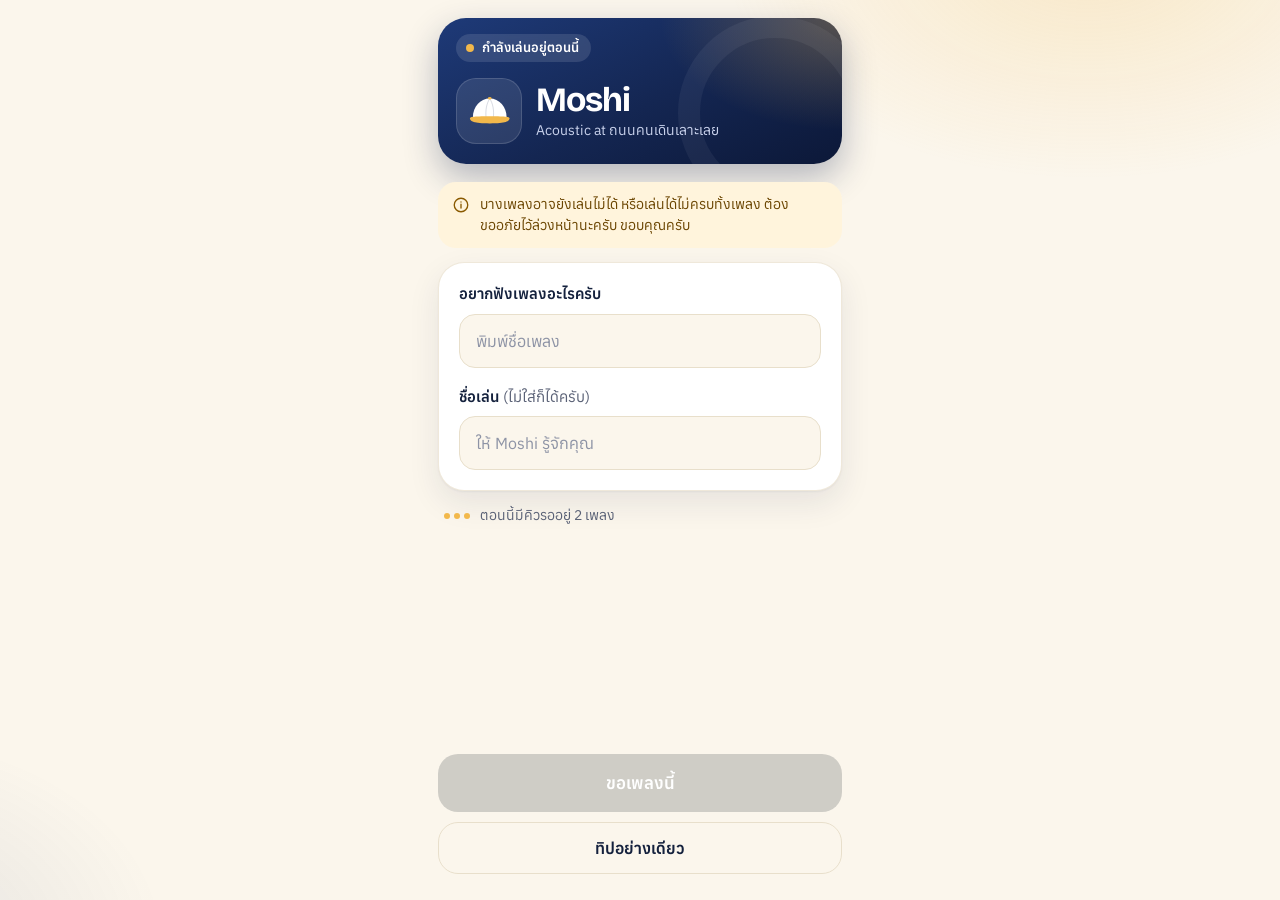
<file: preview/index.html>
<!doctype html>
<html lang="th">
<head>
<meta charset="utf-8">
<meta name="viewport" content="width=device-width, initial-scale=1, maximum-scale=1, user-scalable=no, viewport-fit=cover">
<meta name="theme-color" content="#142652">
<title>ขอเพลงและทิป · Moshi</title>
<link rel="icon" type="image/png" sizes="192x192" href="../icons/icon-192.png">
<link rel="apple-touch-icon" href="../icons/apple-touch-icon.png">
<link rel="preconnect" href="https://fonts.googleapis.com">
<link href="https://fonts.googleapis.com/css2?family=Anuphan:wght@400;500;600;700&family=Bricolage+Grotesque:opsz,wght@12..96,600;12..96,700&display=swap" rel="stylesheet">
<link rel="stylesheet" href="../css/app.css">
<link rel="stylesheet" href="v2.css?v=5">
<script>
['gesturestart','gesturechange','gestureend'].forEach(function(e){document.addEventListener(e,function(ev){ev.preventDefault();});});
</script>
<script src="../js/vendor/qrcode.js"></script>
</head>
<body>

<!-- สัญลักษณ์หมวก (ใช้ซ้ำ) -->
<svg width="0" height="0" style="position:absolute" aria-hidden="true">
  <defs>
    <symbol id="cap" viewBox="0 0 120 100">
      <path d="M16 68C16 38 36 16 62 16s46 22 46 52z" fill="var(--cap,#fff)"/>
      <path d="M62 16c-9 14-12 32-10 52" stroke="var(--seam,#142652)" stroke-opacity=".18" stroke-width="2.5" fill="none" stroke-linecap="round"/>
      <path d="M62 16c9 14 12 32 10 52" stroke="var(--seam,#142652)" stroke-opacity=".18" stroke-width="2.5" fill="none" stroke-linecap="round"/>
      <ellipse cx="62" cy="15" rx="5" ry="3.4" fill="var(--brim,#F2B84B)"/>
      <path d="M8 70c0-4 6-6 54-6s54 2 54 6c0 8-10 14-54 14S8 78 8 70z" fill="var(--brim,#F2B84B)"/>
    </symbol>
  </defs>
</svg>

<div class="notes-bg" id="notesBg" aria-hidden="true"></div>

<main class="wrap">
  <header class="hero">
    <div class="hero-top">
      <span id="livePill" class="live-pill off"><i></i><span id="liveText">กำลังเชื่อมต่อ…</span></span>
    </div>
    <div class="brand">
      <div class="brand-mark" aria-hidden="true">
        <svg width="44" height="38"><use href="#cap"/></svg>
      </div>
      <div>
        <div id="stageName" class="display brand-name"></div>
        <div id="venueLine" class="brand-sub"></div>
      </div>
    </div>
    <svg class="wave" viewBox="0 0 400 24" preserveAspectRatio="none" aria-hidden="true"><path d="M0 24V8c60 16 120 16 200 4S340-4 400 8v16z"/></svg>
  </header>

  <!-- ขั้นที่ 1: ขอเพลง -->
  <section id="stepForm" class="step col grow" hidden>
    <div class="note">
      <svg width="18" height="18" viewBox="0 0 24 24" fill="none" stroke="#8A5A00" stroke-width="1.8" stroke-linecap="round" style="flex-shrink:0;margin-top:2px"><circle cx="12" cy="12" r="9"/><path d="M12 11v5M12 8h.01"/></svg>
      <span>บางเพลงอาจยังเล่นไม่ได้ หรือเล่นได้ไม่ครบทั้งเพลง ต้องขออภัยไว้ล่วงหน้านะครับ ขอบคุณครับ</span>
    </div>
    <div class="card" style="gap:18px">
      <div class="col">
        <label class="lbl" for="song">อยากฟังเพลงอะไรครับ</label>
        <input id="song" class="input" type="text" maxlength="80" autocomplete="off" placeholder="พิมพ์ชื่อเพลง">
        <div id="matchOk" class="match" hidden>
          <span class="tick"><svg width="12" height="12" viewBox="0 0 24 24" fill="none" stroke="#fff" stroke-width="3" stroke-linecap="round" stroke-linejoin="round"><path d="M5 12.5l4.5 4.5L19 7.5"/></svg></span>
          <span>เพลงนี้ร้องได้ <strong id="matchLabel"></strong></span>
        </div>
        <button id="suggest" class="suggest" type="button" hidden>
          <svg width="16" height="16" viewBox="0 0 24 24" fill="none" stroke="#5B616E" stroke-width="2" stroke-linecap="round"><circle cx="11" cy="11" r="7"/><path d="M20 20l-3.5-3.5"/></svg>
          <span>หมายถึง <strong id="suggestLabel"></strong> ใช่ไหม</span>
        </button>
      </div>
      <div class="col">
        <label class="lbl" for="nick">ชื่อเล่น <span class="muted" style="font-weight:400">(ไม่ใส่ก็ได้ครับ)</span></label>
        <input id="nick" class="input" type="text" maxlength="30" autocomplete="nickname" placeholder="ให้ Moshi รู้จักคุณ">
      </div>
    </div>
    <div id="queueLine" class="queue" hidden>
      <span class="queue-dots" aria-hidden="true"><i></i><i></i><i></i></span>
      <span id="queueText"></span>
    </div>
    <div class="grow"></div>
    <div class="col" style="gap:10px">
      <button id="submitSong" class="btn" type="button" disabled>ขอเพลงนี้</button>
      <button id="tipOnly" class="btn ghost" type="button">ทิปอย่างเดียว</button>
    </div>
  </section>

  <!-- ตอนยังไม่ได้เล่น -->
  <section id="stepOff" class="step col grow" hidden>
    <div class="card sleepy">
      <div class="sleep-cap" aria-hidden="true">
        <svg width="96" height="80" style="--cap:#142652;--seam:#fff"><use href="#cap"/></svg>
        <span class="zzz"><b>z</b><b>z</b><b>z</b></span>
      </div>
      <div class="display" style="font-size:24px">ตอนนี้ยังไม่ได้เล่นครับ</div>
      <p class="muted" style="margin:0">เปิดรับขอเพลงเฉพาะตอนกำลังเล่น ถ้าอยากสนับสนุน ส่งทิปได้ตลอดครับ</p>
    </div>
    <div class="grow"></div>
    <button id="tipOff" class="btn" type="button">ส่งทิป</button>
  </section>

  <!-- ขั้นที่ 2: ทิป -->
  <section id="stepTip" class="step col grow" hidden>
    <div id="songPill" class="pill" hidden>
      <svg width="15" height="15" viewBox="0 0 24 24" fill="none" stroke="currentColor" stroke-width="2" stroke-linecap="round"><path d="M9 18V5l12-2v13"/><circle cx="6" cy="18" r="3"/><circle cx="18" cy="16" r="3"/></svg>
      <span id="songPillText"></span>
    </div>
    <div class="display" style="font-size:24px">ส่งทิปผ่าน PromptPay</div>
    <div class="chips" id="chips" role="group" aria-label="จำนวนทิป"></div>
    <div id="customBox" class="col" hidden>
      <label class="small muted" for="customAmt">จำนวนเงิน (บาท)</label>
      <input id="customAmt" class="input" type="number" inputmode="numeric" min="1" max="99999" placeholder="เช่น 10" style="background:#fff">
    </div>
    <div class="card ticket center" style="align-items:center">
      <img id="qrImg" class="qr" alt="QR PromptPay สำหรับสแกนจ่าย">
      <div class="col" style="align-items:center;gap:2px">
        <div class="amount" id="amountText"></div>
        <div class="tiny muted" id="satangHint" style="max-width:280px"></div>
      </div>
      <div class="pp-id">
        <div style="text-align:left">
          <div class="tiny muted">PromptPay</div>
          <div style="font-weight:600" id="ppNumber"></div>
          <div class="tiny muted" id="ppName"></div>
        </div>
        <button id="copyPP" class="btn ghost sm" type="button">คัดลอกเบอร์</button>
      </div>
      <div class="tiny muted">สแกนจากมือถือเครื่องนี้: กดค้างที่รูป QR เพื่อบันทึก แล้วเปิดแอปธนาคาร เลือกสแกนจากรูปในเครื่อง</div>
      <a id="saveQR" class="btn ghost sm" download="promptpay.png" style="display:inline-flex;align-items:center;justify-content:center;text-decoration:none">บันทึกรูป QR</a>
    </div>
    <div class="grow"></div>
    <div class="col" style="gap:10px">
      <button id="paid" class="btn gold" type="button">โอนแล้ว</button>
      <button id="skip" class="btn text" type="button">ข้ามไปก่อน</button>
    </div>
  </section>

  <!-- ขั้นที่ 3: เสร็จ -->
  <section id="stepDone" class="step col grow center" hidden>
    <div class="stage" id="stage">
      <div class="glow"></div>
      <div class="mascot" id="mascot">
        <svg viewBox="0 0 120 100" width="150" height="125" style="--cap:#142652;--seam:#fff;overflow:visible">
          <use href="#cap"/>
          <g class="face">
            <ellipse class="eye" cx="48" cy="48" rx="4.2" ry="5.4" fill="#fff"/>
            <ellipse class="eye" cx="76" cy="48" rx="4.2" ry="5.4" fill="#fff"/>
            <path class="smile" d="M52 58q10 9 20 0" stroke="#fff" stroke-width="3.2" stroke-linecap="round" fill="none"/>
            <ellipse cx="40" cy="58" rx="5" ry="3" fill="#F2B84B" opacity=".55"/>
            <ellipse cx="84" cy="58" rx="5" ry="3" fill="#F2B84B" opacity=".55"/>
          </g>
        </svg>
        <span class="shadow"></span>
      </div>
    </div>
    <div class="display" style="font-size:30px" id="doneTitle"></div>
    <div class="muted" style="max-width:290px" id="doneSub"></div>
    <button id="again" class="btn ghost" type="button" style="width:auto;padding:0 28px">ขอเพลงอื่นอีก</button>
  </section>

  <div id="errorBox" class="note warn" hidden></div>
</main>
<div id="toast" class="toast" hidden></div>
<script type="module" src="audience.js?v=5"></script>
</body>
</html>
</file>
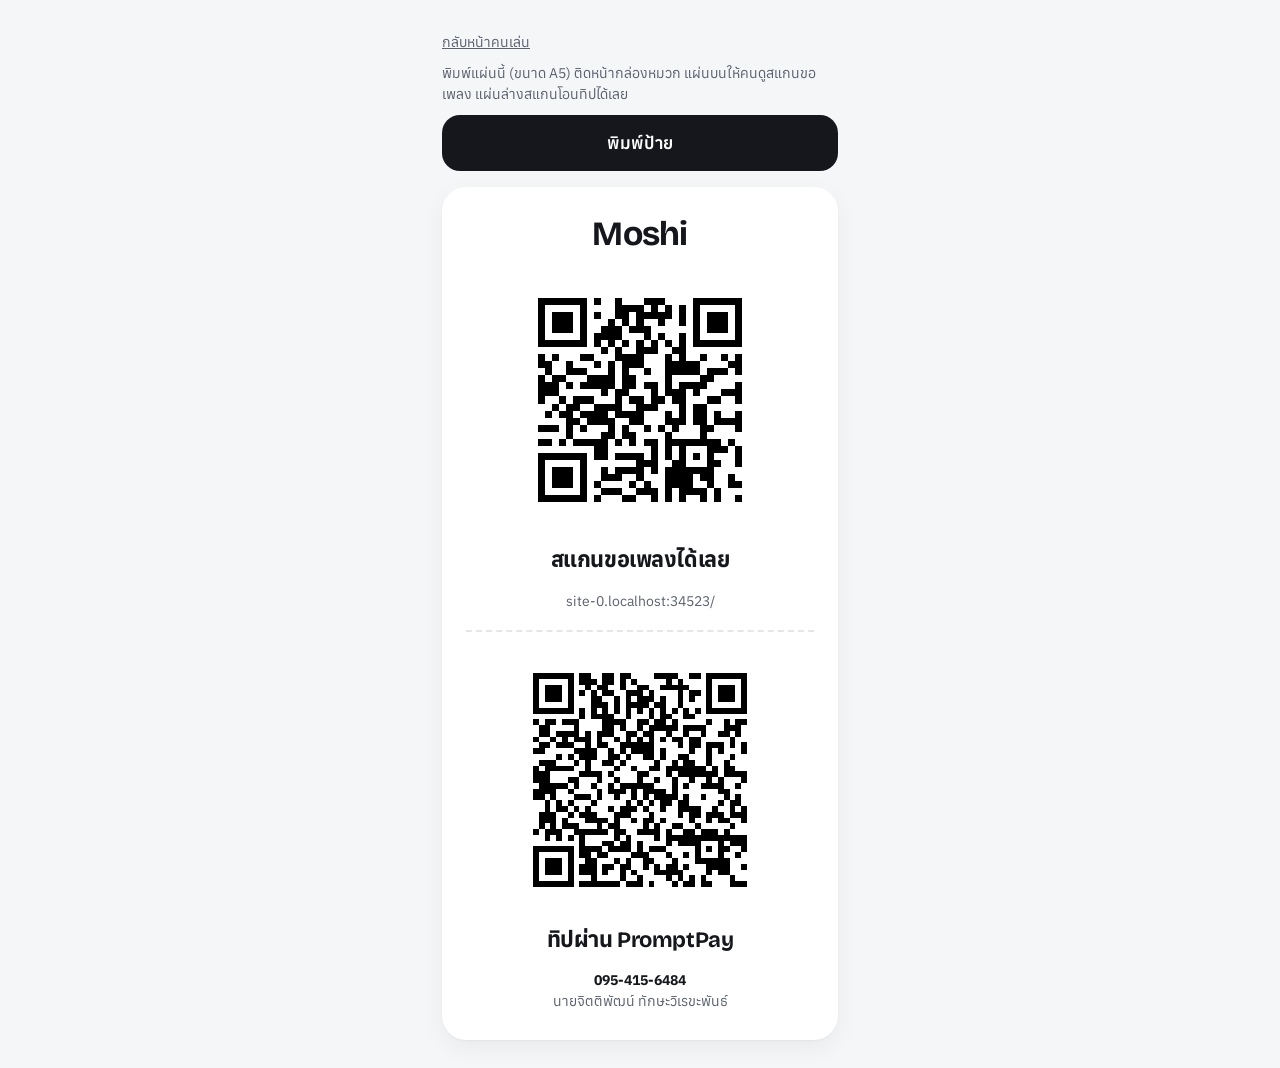
<file: qr.html>
<!doctype html>
<html lang="th">
<head>
<meta charset="utf-8">
<meta name="viewport" content="width=device-width, initial-scale=1, viewport-fit=cover">
<meta name="robots" content="noindex">
<title>ป้าย QR ติดกล่องหมวก</title>
<link href="https://fonts.googleapis.com/css2?family=Anuphan:wght@400;600;700&family=Bricolage+Grotesque:opsz,wght@12..96,700&display=swap" rel="stylesheet">
<link rel="stylesheet" href="css/app.css">
<script src="js/vendor/qrcode.js"></script>
<style>
  .sheet { background: #fff; border-radius: 24px; padding: 28px 24px; box-shadow: var(--shadow); display: flex; flex-direction: column; align-items: center; gap: 18px; text-align: center; }
  .sheet .qr { width: 260px; height: 260px; }
  .sheet h1 { margin: 0; font-size: 34px; }
  .sheet h2 { margin: 0; font-size: 22px; }
  .divider { width: 100%; border-top: 2px dashed var(--line); }
  @media print {
    @page { size: A5; margin: 10mm; }
    body { background: #fff; }
    .no-print { display: none !important; }
    .wrap { padding: 0; max-width: none; }
    .sheet { box-shadow: none; border: 2px solid #15171C; break-inside: avoid; }
  }
</style>
</head>
<body>
<main class="wrap">
  <div class="no-print col" style="gap:10px">
    <a href="performer.html" class="small muted">กลับหน้าคนเล่น</a>
    <p class="small muted" style="margin:0">พิมพ์แผ่นนี้ (ขนาด A5) ติดหน้ากล่องหมวก แผ่นบนให้คนดูสแกนขอเพลง แผ่นล่างสแกนโอนทิปได้เลย</p>
    <button class="btn" type="button" onclick="window.print()">พิมพ์ป้าย</button>
  </div>

  <div class="sheet">
    <h1 class="display" id="name"></h1>
    <img id="qrReq" class="qr" alt="QR หน้าขอเพลง">
    <h2 class="display">สแกนขอเพลงได้เลย</h2>
    <div class="muted small" id="reqUrl" style="word-break:break-all"></div>
    <div class="divider"></div>
    <img id="qrPP" class="qr" alt="QR PromptPay">
    <h2 class="display">ทิปผ่าน PromptPay</h2>
    <div class="small"><span id="ppNum" style="font-weight:700"></span><br><span class="muted" id="ppName"></span></div>
  </div>
</main>
<script type="module">
  import { STAGE_NAME, PROMPTPAY_ID, PROMPTPAY_NAME } from './js/config.js';
  import { promptpayPayload } from './js/promptpay.js';
  import { qrDataUrl } from './js/qr.js';
  const url = new URL('./', location.href).href;   // หน้าขอเพลง (index.html) อยู่โฟลเดอร์เดียวกัน
  document.getElementById('name').textContent = STAGE_NAME;
  document.getElementById('qrReq').src = qrDataUrl(url, 720);
  document.getElementById('reqUrl').textContent = url.replace(/^https?:\/\//, '');
  document.getElementById('qrPP').src = qrDataUrl(promptpayPayload(PROMPTPAY_ID), 720);
  document.getElementById('ppNum').textContent = PROMPTPAY_ID.replace(/(\d{3})(\d{3})(\d{4})/, '$1-$2-$3');
  document.getElementById('ppName').textContent = PROMPTPAY_NAME;
</script>
</body>
</html>
</file>
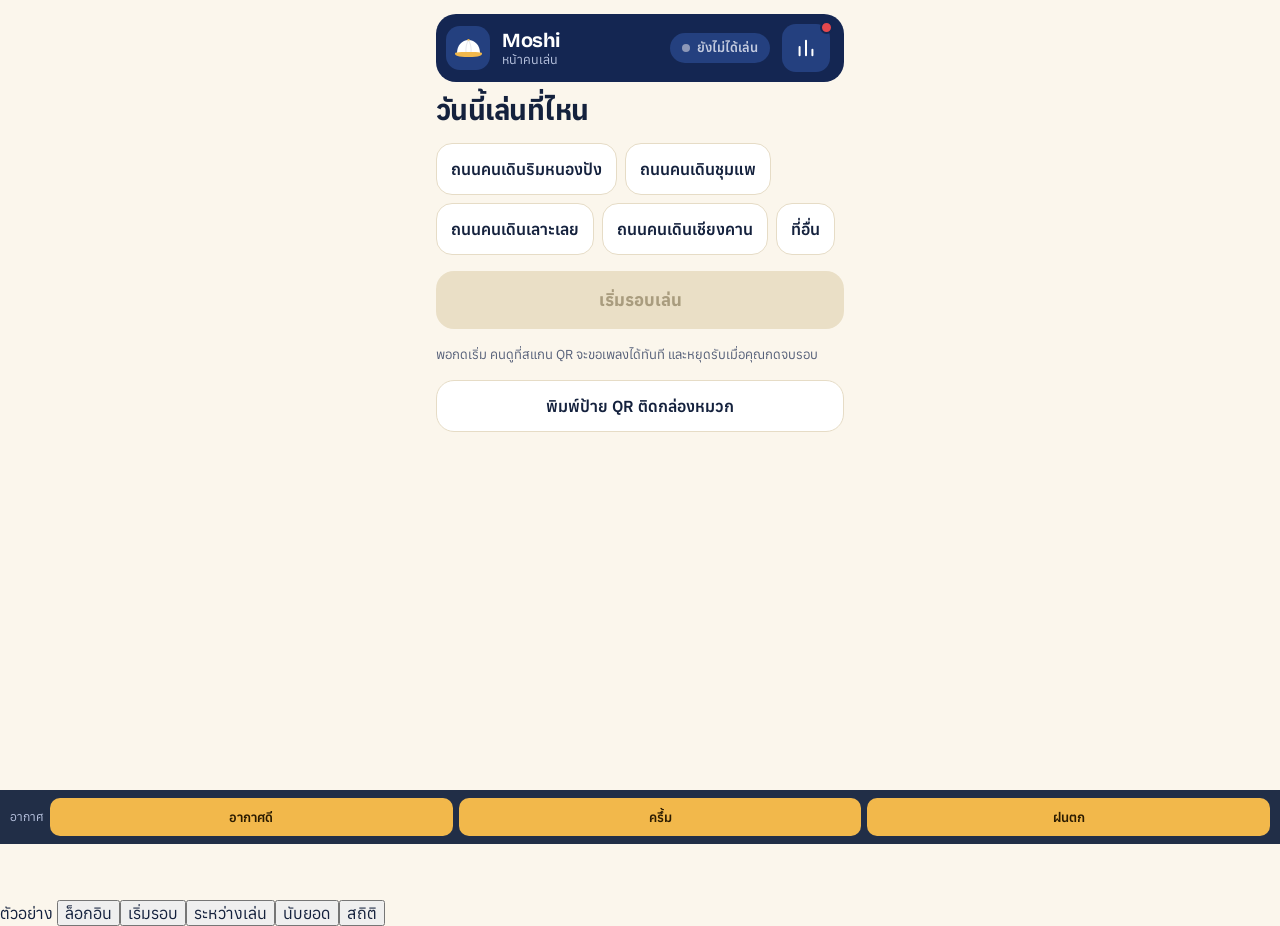
<file: preview/performer.html>
<!doctype html>
<html lang="th">
<head>
<meta charset="utf-8">
<meta name="viewport" content="width=device-width, initial-scale=1, viewport-fit=cover">
<meta name="robots" content="noindex">
<meta name="theme-color" content="#142652">
<title>หน้าคนเล่น · Moshi</title>
<link rel="icon" type="image/png" sizes="192x192" href="../icons/icon-192.png">
<link rel="apple-touch-icon" href="../icons/apple-touch-icon.png">
<link rel="manifest" href="../manifest.webmanifest">
<meta name="apple-mobile-web-app-title" content="Moshi">
<meta name="apple-mobile-web-app-capable" content="yes">
<meta name="mobile-web-app-capable" content="yes">
<link href="https://fonts.googleapis.com/css2?family=Anuphan:wght@400;500;600;700&family=Bricolage+Grotesque:opsz,wght@12..96,600;12..96,700&display=swap" rel="stylesheet">
<link rel="stylesheet" href="../css/app.css">
<link rel="stylesheet" href="perf.css?v=20">
<script>
/* กันซูมแบบแอปจริง: iOS ไม่สนใจ user-scalable=no จึงดักท่า pinch เอง (double-tap กันด้วย touch-action ใน CSS เพื่อไม่ให้กดรัวๆ พลาด) */
['gesturestart','gesturechange','gestureend'].forEach(function(e){document.addEventListener(e,function(ev){ev.preventDefault();});});
</script>
</head>
<body>
<main class="wrap">

  <svg width="0" height="0" style="position:absolute" aria-hidden="true"><defs><symbol id="cap" viewBox="0 0 120 100">
    <path d="M16 68C16 38 36 16 62 16s46 22 46 52z" fill="#fff"/>
    <path d="M62 16c-9 14-12 32-10 52M62 16c9 14 12 32 10 52" stroke="#142652" stroke-opacity=".18" stroke-width="2.5" fill="none" stroke-linecap="round"/>
    <ellipse cx="62" cy="15" rx="5" ry="3.4" fill="#F2B84B"/>
    <path d="M8 70c0-4 6-6 54-6s54 2 54 6c0 8-10 14-54 14S8 78 8 70z" fill="#F2B84B"/></symbol></defs></svg>
  <header class="pbar">
    <div class="pbar-mark" aria-hidden="true"><svg width="30" height="25"><use href="#cap"/></svg></div>
    <div class="pbar-name"><b>Moshi</b><span>หน้าคนเล่น</span></div>
    <span id="pbarState" class="pbar-state">ยังไม่ได้เล่น</span>
    <button id="btnStatsIcon" class="pbar-stats" type="button" aria-label="สถิติ"><svg class="ic-chart" viewBox="0 0 24 24" fill="none" stroke="currentColor" stroke-width="2.2" stroke-linecap="round" stroke-linejoin="round"><path d="M5 20V11M12 20V4M19 20v-6"/></svg><svg class="ic-back" viewBox="0 0 24 24" fill="none" stroke="currentColor" stroke-width="2.4" stroke-linecap="round" stroke-linejoin="round"><path d="M15 5l-7 7 7 7"/></svg><span class="dot"></span></button>
  </header>


  <!-- ล็อกอิน -->
  <section id="vLogin" class="col grow center" style="gap:18px" hidden>
    <div class="brand-mark" aria-hidden="true"><svg width="46" height="38"><use href="#cap"/></svg></div>
    <div class="display" style="font-size:28px">หน้าคนเล่น</div>
    <p class="muted" id="loginMsg" style="margin:0;max-width:300px">เข้าสู่ระบบด้วยบัญชี Google ของคุณ เพื่อดูคิวเพลงและรายรับ</p>
    <button id="btnLogin" class="btn" type="button" style="max-width:320px">เข้าสู่ระบบด้วย Google</button>
  </section>

  <!-- หลังล็อกอิน -->
  <section id="vApp" class="col grow" style="gap:16px" hidden>
    <div class="tabs" role="tablist">
      <button class="tab" role="tab" id="tabLive" aria-selected="true" type="button">รอบเล่น</button>
      <button class="tab" role="tab" id="tabStats" aria-selected="false" type="button">สถิติ</button>
    </div>

    <!-- นับยอดปิดรอบ -->
    <div id="pClose" class="col" style="gap:16px" hidden>
      <div class="col" style="gap:2px">
        <div class="display" style="font-size:28px">นับยอดปิดรอบ</div>
        <div class="small muted" id="cMeta"></div>
      </div>
      <div class="card" style="gap:18px">
        <div class="col">
          <label class="lbl" for="cCash">เงินสดที่นับได้ทั้งหมด (บาท)</label>
          <input id="cCash" class="input" type="number" inputmode="decimal" min="0" placeholder="นับจากกล่องหมวกทั้งหมด">
          <div class="tiny muted" id="cCashHint"></div>
        </div>
        <div class="col">
          <label class="lbl" for="cTrans">ยอดโอนเข้าบัญชีรอบนี้ทั้งหมด (บาท)</label>
          <input id="cTrans" class="input" type="number" inputmode="decimal" min="0" placeholder="รวมจากแอปธนาคาร">
          <div class="tiny muted" id="cTransHint"></div>
        </div>
      </div>
      <div class="card">
        <div class="small muted">รายรับรอบนี้หลังนับยอด</div>
        <div class="money" id="cTotal">฿0</div>
        <div class="split">
          <div><div class="tiny muted">เงินสด</div><div style="font-weight:700" id="cCashAfter">฿0</div></div>
          <div><div class="tiny muted">โอน PromptPay</div><div style="font-weight:700" id="cTransAfter">฿0</div></div>
        </div>
      </div>
      <p class="tiny muted" style="margin:0">ช่องไหนเว้นว่าง แอปจะใช้ยอดที่จดไว้ระหว่างเล่นตามเดิม ใส่ยอดที่นับได้จริงทั้งหมด แอปจะคำนวณส่วนต่างและกระจายเข้าช่วงเวลาที่เล่นให้เอง</p>
      <button id="btnSaveClose" class="btn hot" type="button">บันทึกและปิดรอบ</button>
      <button id="btnLaterClose" class="btn text" type="button">ไว้นับทีหลัง</button>
    </div>

    <!-- เริ่มรอบ -->
    <div id="pStart" class="col" style="gap:16px" hidden>
      <div class="display" style="font-size:28px">วันนี้เล่นที่ไหน</div>
      <div class="venues" id="venues" role="group" aria-label="สถานที่เล่น"></div>
      <input id="venueOther" class="input" type="text" maxlength="60" placeholder="พิมพ์ชื่อสถานที่" hidden>
      <button id="btnStart" class="btn hot" type="button" disabled>เริ่มรอบเล่น</button>
      <p class="tiny muted" style="margin:0">พอกดเริ่ม คนดูที่สแกน QR จะขอเพลงได้ทันที และหยุดรับเมื่อคุณกดจบรอบ</p>
      <a class="btn ghost" href="qr.html" style="display:flex;align-items:center;justify-content:center;text-decoration:none">พิมพ์ป้าย QR ติดกล่องหมวก</a>
    </div>

    <!-- ระหว่างเล่น -->
    <div id="pLive" class="col" style="gap:16px" hidden>
      <div class="row between">
        <div class="col" style="gap:2px">
          <div class="row" style="gap:8px"><span class="live-dot"></span><span class="live-label" id="timer">00:00:00</span></div>
          <div class="small muted" id="liveVenue"></div>
        </div>
      </div>

      <div class="card">
        <div class="row between" style="align-items:flex-start">
          <div class="col" style="gap:4px">
            <div class="small muted">รายรับรอบนี้</div>
            <div class="money" id="total">฿0</div>
          </div>
          <button id="btnUndo" class="btn ghost sm undo" type="button" aria-label="ย้อนรายการล่าสุด">ย้อน</button>
        </div>
        <div class="split">
          <div><div class="tiny muted">เงินสด</div><div style="font-weight:700" id="cash">฿0</div></div>
          <div><div class="tiny muted">โอน PromptPay</div><div style="font-weight:700" id="transfer">฿0</div></div>
        </div>
        <div class="seg" role="group" aria-label="ประเภทเงิน">
          <button id="mCash" type="button" aria-pressed="true">เงินสด</button>
          <button id="mTransfer" type="button" aria-pressed="false">โอน</button>
        </div>
        <div class="chips" id="quick"></div>
        <div class="row">
          <input id="addCustom" class="input" type="number" inputmode="decimal" min="0" placeholder="ยอดอื่น" style="height:44px">
          <button id="btnAddCustom" class="btn sm" type="button">เพิ่ม</button>
        </div>
      </div>

      <div id="tipBox" class="col" hidden>
        <div class="row between"><div style="font-weight:700">ทิปรอเช็คยอด</div><span class="tiny muted">เทียบเศษสตางค์กับแจ้งเตือนธนาคาร</span></div>
        <div id="tipList" class="col" style="gap:10px"></div>
      </div>

      <div class="col">
        <div class="row between"><div style="font-weight:700">คิวเพลง <span id="qCount" class="muted"></span></div></div>
        <div id="queue" class="col" style="gap:10px"></div>
        <div id="qEmpty" class="card muted small" hidden>ยังไม่มีคำขอ เล่นเพลงของคุณต่อได้เลย</div>
      </div>

      <button id="btnEnd" class="btn ghost end-round" type="button">จบรอบเล่น</button>
    </div>

    <!-- สถิติ -->
    <div id="pStats" class="col" style="gap:16px" hidden>
    <div id="unclosedBox" class="col" style="gap:10px" hidden>
        <div class="note warn"><span>มีรอบที่ยังไม่ได้นับยอด ยอดรวมในสถิติยังไม่ครบ กดนับยอดได้ที่นี่</span></div>
        <div id="unclosedList" class="col" style="gap:8px"></div>
      </div>
      <div class="seg" role="group" aria-label="ช่วงเวลา" style="grid-template-columns:repeat(3,1fr)">
        <button data-range="7" type="button" aria-pressed="false">7 วัน</button>
        <button data-range="30" type="button" aria-pressed="true">30 วัน</button>
        <button data-range="0" type="button" aria-pressed="false">ทั้งหมด</button>
      </div>
      <div class="card">
        <div class="small muted">รายรับรวม</div>
        <div class="money" id="sTotal">฿0</div>
        <div class="stat3">
          <div><span class="tiny muted">จำนวนรอบ</span><b id="sCount">0</b></div>
          <div><span class="tiny muted">เฉลี่ย/ชม.</span><b id="sHour">฿0</b></div>
          <div><span class="tiny muted">เฉลี่ย/รอบ</span><b id="sAvg">฿0</b></div>
        </div>
      </div>
      <div class="card"><div style="font-weight:700">รายรับตามสถานที่</div><div id="sVenues" class="col" style="gap:12px"></div></div>
      <div class="card"><div style="font-weight:700">ช่วงเวลาที่ได้ทิป</div><div class="hours" id="sHours"></div><div class="row between tiny muted" id="sHoursLbl"></div></div>
      <div class="card"><div style="font-weight:700">เพลงที่ถูกขอบ่อยสุด</div><div id="sSongs"></div></div>
      <div class="card"><div style="font-weight:700">เพลงที่คนขอ แต่ยังไม่มีในลิสต์</div><div class="tiny muted">ใช้ตัดสินใจว่าจะแกะเพลงไหนเพิ่ม</div><div id="sMissing"></div></div>
      <div class="card"><div style="font-weight:700">ประวัติรอบเล่น</div><div id="sHistory"></div></div>
      <button id="btnLogout" class="btn text" type="button">ออกจากระบบ</button>
    </div>
  </section>

  <div id="errorBox" class="note warn" hidden></div>
</main>
<div id="toast" class="toast" hidden></div>
<script>
/* แถบหัว: ซ่อนตอนยังไม่ล็อกอิน */
(function(){var bar=document.querySelector('.pbar'),lg=document.getElementById('vLogin');function s(){bar.hidden=!lg.hidden;}new MutationObserver(s).observe(lg,{attributes:true,attributeFilter:['hidden']});s();})();
</script>
<script>
/* ไอคอนสถิติที่หัวแอป + จุดแดงเมื่อมีรอบค้างนับยอด (ไม่แตะโค้ดหลัก: แค่สั่งคลิกแท็บเดิมที่ซ่อนอยู่) */
(function(){
  var $=function(i){return document.getElementById(i);};
  var ib=$('btnStatsIcon'),ts=$('tabStats'),tl=$('tabLive'),ul=$('unclosedList');
  function sync(){var st=ts.getAttribute('aria-selected')==='true';ib.classList.toggle('back',st);ib.setAttribute('aria-label',st?'กลับหน้ารอบเล่น':'สถิติ');}
  ib.onclick=function(){(ts.getAttribute('aria-selected')==='true'?tl:ts).click();};
  new MutationObserver(sync).observe(ts,{attributes:true,attributeFilter:['aria-selected']});sync();
  function dot(){ib.classList.toggle('has-dot',ul.children.length>0);}
  new MutationObserver(dot).observe(ul,{childList:true});dot();
  /* กดนับยอดจากหน้าสถิติ: สลับกลับแท็บรอบเล่นก่อน เพื่อให้หน้านับยอดแสดง */
  document.addEventListener('click',function(e){var b=e.target.closest&&e.target.closest('button[data-act="closeround"]');if(b&&ts.getAttribute('aria-selected')==='true')tl.click();},true);
})();
</script>
<nav class="demobar" aria-label="ตัวอย่างหน้า">
  <span>ตัวอย่าง</span>
  <button data-v="login">ล็อกอิน</button><button data-v="start">เริ่มรอบ</button><button data-v="live">ระหว่างเล่น</button><button data-v="close">นับยอด</button><button data-v="stats">สถิติ</button>
</nav>
<script type="module" src="perf-demo.js?v=1"></script>
<style>.wxbar{position:fixed;left:0;right:0;bottom:56px;z-index:40;display:flex;gap:6px;align-items:center;padding:8px 10px;background:rgba(20,33,61,.94)}.wxbar span{color:#B9C4E0;font-size:12px}.wxbar button{flex:1;height:38px;border:none;border-radius:10px;background:#F2B84B;color:#2B1B00;font-size:13px;font-weight:600}</style>
<nav class="wxbar" aria-label="ตัวอย่างอากาศ"><span>อากาศ</span>
  <button onclick="__wx.open('good')">อากาศดี</button><button onclick="__wx.open('cloud')">ครึ้ม</button><button onclick="__wx.open('rain')">ฝนตก</button>
</nav>
<script type="module" src="weather.js?v=16"></script>

</body>
</html>
</file>
<file: css/app.css>
/* เปิดหมวก: ระบบสีและตัวอักษรเดียวกับต้นแบบ */
:root {
  --ink: #15171C; --ink-2: #5B616E; --ink-3: #8A909C;
  --line: #E4E6EB; --bg: #F5F6F8; --card: #FFFFFF;
  --hot: #F2612E; --hot-ink: #9A3412; --hot-bg: #FFF6F2; --hot-chip: #FFE8DE;
  --ok: #1F9D55; --ok-ink: #166534; --ok-bg: #EFFAF3;
  --warn-bg: #FFF7E0; --warn-ink: #7A5A00;
  --shadow: 0 1px 2px rgba(21,23,28,.04), 0 8px 24px rgba(21,23,28,.05);
  --display: 'Bricolage Grotesque', 'Anuphan', system-ui, sans-serif;
}
* { box-sizing: border-box; }
html, body { margin: 0; height: 100%; }
:root { padding-top: env(safe-area-inset-top, 0px); padding-bottom: env(safe-area-inset-bottom, 0px); }
body {
  background: var(--bg); color: var(--ink);
  font-family: 'Anuphan', system-ui, sans-serif; font-size: 16px; line-height: 1.5;
  -webkit-tap-highlight-color: transparent;
}
button, input { font-family: inherit; font-size: 16px; color: inherit; }
button { cursor: pointer; }
button:disabled { cursor: default; }
:focus-visible { outline: 3px solid var(--hot); outline-offset: 2px; }
[hidden] { display: none !important; }

.wrap { max-width: 440px; margin: 0 auto; min-height: 100%; padding: 32px 22px 28px; display: flex; flex-direction: column; gap: 16px; }
.display { font-family: var(--display); font-weight: 700; letter-spacing: -.02em; line-height: 1.1; }
.muted { color: var(--ink-2); }
.small { font-size: 14px; }
.tiny { font-size: 13px; }
.grow { flex-grow: 1; }
.row { display: flex; align-items: center; gap: 10px; }
.col { display: flex; flex-direction: column; gap: 8px; }
.between { justify-content: space-between; }

.card { background: var(--card); border-radius: 24px; padding: 20px; box-shadow: var(--shadow); display: flex; flex-direction: column; gap: 14px; }
.note { display: flex; gap: 10px; align-items: flex-start; background: var(--hot-bg); color: #7C2D12; border-radius: 16px; padding: 12px 14px; font-size: 14px; }
.note.warn { background: var(--warn-bg); color: var(--warn-ink); }

.brand { display: flex; align-items: center; gap: 14px; }
.brand-mark { width: 56px; height: 56px; border-radius: 18px; background: var(--ink); display: grid; place-items: center; flex-shrink: 0; }
.brand-name { font-size: 28px; }
.live-dot { width: 8px; height: 8px; border-radius: 99px; background: var(--hot); display: inline-block; animation: pulse 1.8s infinite; }
.live-dot.off { background: var(--ink-3); animation: none; }
.live-label { font-size: 13px; font-weight: 600; color: var(--hot-ink); }
@keyframes pulse { 0% { box-shadow: 0 0 0 0 rgba(242,97,46,.55); } 70% { box-shadow: 0 0 0 9px rgba(242,97,46,0); } 100% { box-shadow: 0 0 0 0 rgba(242,97,46,0); } }

label.lbl { font-size: 15px; font-weight: 600; }
.input { height: 52px; width: 100%; border-radius: 14px; border: 1.5px solid var(--line); background: var(--bg); padding: 0 16px; transition: border-color .2s, background-color .2s; }
.input:focus { outline: none; border-color: var(--ink); background: #fff; }
.input::placeholder { color: var(--ink-3); }
.input.ok { border-color: var(--ok); background: var(--ok-bg); }

.btn { height: 56px; border-radius: 18px; border: none; background: var(--ink); color: #fff; font-size: 17px; font-weight: 600; width: 100%; transition: transform .18s cubic-bezier(.2,.8,.2,1), background-color .25s; }
.btn:active { transform: scale(.97); }
.btn:disabled { background: #C9CCD3; }
.btn.ghost { background: transparent; border: 1.5px solid var(--line); color: var(--ink); height: 52px; font-size: 16px; }
.btn.text { background: transparent; color: var(--ink-2); height: 44px; font-size: 15px; }
.btn.hot { background: var(--hot); }
.btn.sm { white-space: nowrap; flex-shrink: 0; height: 40px; border-radius: 12px; font-size: 14px; width: auto; padding: 0 14px; }

.chips { display: grid; grid-template-columns: repeat(4, minmax(0, 1fr)); gap: 8px; }
.chip { height: 48px; border-radius: 14px; border: 1.5px solid var(--line); background: #fff; font-weight: 600; transition: background-color .2s, color .2s; }
.chip[aria-pressed="true"] { background: var(--ink); border-color: var(--ink); color: #fff; }

.match { display: flex; align-items: center; gap: 8px; font-size: 14px; color: var(--ok-ink); animation: okin .35s cubic-bezier(.2,.8,.2,1) both; }
.match .tick { width: 20px; height: 20px; border-radius: 99px; background: var(--ok); display: grid; place-items: center; flex-shrink: 0; }
.suggest { align-self: flex-start; min-height: 40px; border: 1.5px solid var(--line); border-radius: 12px; background: #fff; padding: 8px 12px; font-size: 14px; text-align: left; display: flex; gap: 8px; align-items: center; animation: okin .35s both; }
@keyframes okin { from { opacity: 0; transform: translateY(-4px); } to { opacity: 1; transform: none; } }

.pill { align-self: flex-start; display: inline-flex; align-items: center; gap: 8px; background: var(--hot-chip); color: var(--hot-ink); padding: 8px 14px; border-radius: 99px; font-size: 14px; font-weight: 600; }
.qr { width: 220px; height: 220px; border-radius: 12px; image-rendering: pixelated; display: block; }
.amount { font-family: var(--display); font-size: 36px; font-weight: 700; letter-spacing: -.02em; }
.pp-id { display: flex; align-items: center; justify-content: space-between; gap: 10px; width: 100%; background: var(--bg); border-radius: 14px; padding: 10px 12px; }

.done-mark { width: 96px; height: 96px; border-radius: 99px; background: var(--ink); display: grid; place-items: center; animation: pop .6s cubic-bezier(.2,.8,.2,1) both; }
@keyframes pop { 0% { transform: scale(.3); opacity: 0; } 60% { transform: scale(1.1); opacity: 1; } 100% { transform: scale(1); } }
.center { align-items: center; text-align: center; justify-content: center; }

.toast { position: fixed; left: 50%; bottom: calc(24px + env(safe-area-inset-bottom, 0px)); transform: translateX(-50%); background: var(--ink); color: #fff; padding: 12px 18px; border-radius: 14px; font-size: 15px; font-weight: 600; box-shadow: 0 8px 24px rgba(0,0,0,.2); z-index: 20; animation: okin .3s both; }

/* หน้าคนเล่น */
.tabs { display: grid; grid-template-columns: 1fr 1fr; background: #E9EBEF; border-radius: 14px; padding: 4px; }
.tab { height: 40px; border: none; border-radius: 11px; background: transparent; font-weight: 600; color: var(--ink-2); }
.tab[aria-selected="true"] { background: #fff; color: var(--ink); box-shadow: 0 1px 3px rgba(0,0,0,.08); }
.money { font-family: var(--display); font-size: 44px; font-weight: 700; letter-spacing: -.03em; line-height: 1; }
.split { display: grid; grid-template-columns: 1fr 1fr; gap: 10px; }
.split > div { background: var(--bg); border-radius: 14px; padding: 10px 12px; }
.seg { display: grid; grid-template-columns: 1fr 1fr; border: 1.5px solid var(--line); border-radius: 14px; overflow: hidden; }
.seg button { height: 42px; border: none; background: #fff; font-weight: 600; color: var(--ink-2); }
.seg button[aria-pressed="true"] { background: var(--ink); color: #fff; }
.req { border-radius: 18px; background: #fff; padding: 14px 16px; display: flex; flex-direction: column; gap: 10px; box-shadow: var(--shadow); }
.req.next { outline: 2px solid var(--ink); }
.req-song { font-size: 17px; font-weight: 700; line-height: 1.3; }
.tag { display: inline-flex; align-items: center; height: 24px; padding: 0 9px; border-radius: 99px; font-size: 12px; font-weight: 600; background: var(--bg); color: var(--ink-2); }
.tag.hot { background: var(--hot-chip); color: var(--hot-ink); }
.tag.ok { background: var(--ok-bg); color: var(--ok-ink); }
.tag.warn { background: var(--warn-bg); color: var(--warn-ink); }
.venues { display: flex; flex-wrap: wrap; gap: 8px; }
.venue { min-height: 44px; padding: 8px 14px; border-radius: 14px; border: 1.5px solid var(--line); background: #fff; font-weight: 600; font-size: 15px; text-align: left; }
.venue[aria-pressed="true"] { background: var(--ink); color: #fff; border-color: var(--ink); }
.bar { height: 10px; border-radius: 99px; background: var(--hot); }
.bar-track { height: 10px; border-radius: 99px; background: var(--bg); flex: 1; overflow: hidden; }
.hours { display: grid; grid-template-columns: repeat(12, 1fr); align-items: end; gap: 4px; height: 90px; }
.hours div { background: var(--ink); border-radius: 4px 4px 0 0; min-height: 2px; }
.list-row { display: flex; justify-content: space-between; gap: 12px; padding: 10px 0; border-top: 1px solid var(--line); font-size: 15px; }
.list-row:first-child { border-top: none; }
.stat3 { display: grid; grid-template-columns: repeat(3, 1fr); gap: 8px; }
.stat3 > div { background: var(--bg); border-radius: 14px; padding: 10px; }
.stat3 b { display: block; font-family: var(--display); font-size: 22px; letter-spacing: -.02em; }

@media (prefers-reduced-motion: reduce) { *, *::before, *::after { animation: none !important; transition: none !important; } }

/* ทำตัวเหมือนแอป: ไม่ซูม ไม่เด้งยืด ไม่ไฮไลต์ตอนแตะ */
html { touch-action: manipulation; -webkit-text-size-adjust: 100%; text-size-adjust: 100%; overscroll-behavior: none; }
body { -webkit-tap-highlight-color: transparent; -webkit-touch-callout: none; overscroll-behavior: none; }
button, .tab { user-select: none; -webkit-user-select: none; }

/* ซ่อนแถบเลื่อน (ยังเลื่อนได้ตามปกติ) */
html, body, * { scrollbar-width: none; -ms-overflow-style: none; }
html::-webkit-scrollbar, body::-webkit-scrollbar, *::-webkit-scrollbar { display: none; width: 0; height: 0; }
</file>
<file: preview/v2.css>
/* ===== Moshi v2: Navy + Warm ===== */
:root {
  --navy: #142652; --navy-2: #1E3A78; --navy-3: #0C1838;
  --gold: #F2B84B; --gold-2: #FFD98A; --gold-ink: #7A4D00;
  --cream: #FBF6EC; --cream-2: #F3EBDA;
  --ink: #14213D; --ink-2: #5A6176; --ink-3: #8D93A5;
  --line: #E8DFCB; --bg: var(--cream); --card: #FFFFFF;
  --hot: #E9962A; --hot-ink: #8A5A00; --hot-bg: #FFF4DC; --hot-chip: #FFE7B3;
  --shadow: 0 1px 2px rgba(20,38,82,.05), 0 12px 32px rgba(20,38,82,.09);
  --spring: cubic-bezier(.34,1.56,.64,1);
  --ease: cubic-bezier(.2,.8,.2,1);
}
body { background: var(--cream); }
body::before { /* แสงอุ่นๆ มุมบน */
  content: ''; position: fixed; inset: 0; pointer-events: none; z-index: 0;
  background: radial-gradient(520px 320px at 85% -5%, rgba(242,184,75,.22), transparent 70%), radial-gradient(420px 300px at -10% 105%, rgba(30,58,120,.10), transparent 70%);
}
.wrap { position: relative; z-index: 1; padding: 18px 18px 26px; gap: 18px; }

/* ---------- hero ---------- */
.hero { position: relative; overflow: hidden; border-radius: 28px; padding: 16px 18px 20px; color: #fff; display: flex; flex-direction: column; gap: 16px;
  background: radial-gradient(260px 160px at 100% 0, rgba(242,184,75,.30), transparent 70%), linear-gradient(155deg, var(--navy-2), var(--navy) 55%, var(--navy-3));
  box-shadow: 0 14px 34px rgba(20,38,82,.30); animation: heroIn .7s var(--ease) both; }
.hero::after { content: ''; position: absolute; right: -30px; bottom: -46px; width: 150px; height: 150px; border-radius: 50%; border: 22px solid rgba(255,255,255,.05); }
.wave { display: none; }
.live-pill { align-self: flex-start; display: inline-flex; align-items: center; gap: 8px; height: 28px; padding: 0 12px 0 10px; border-radius: 99px; background: rgba(255,255,255,.12); font-size: 13px; font-weight: 600; backdrop-filter: blur(6px); transition: background-color .4s; }
.live-pill i { width: 8px; height: 8px; border-radius: 99px; background: var(--gold); animation: pulseGold 1.8s infinite; }
.live-pill.off i { background: #8D98B8; animation: none; }
.live-pill.off { color: #C5CCE0; }
@keyframes pulseGold { 0% { box-shadow: 0 0 0 0 rgba(242,184,75,.7); } 70% { box-shadow: 0 0 0 9px rgba(242,184,75,0); } 100% { box-shadow: 0 0 0 0 rgba(242,184,75,0); } }
.brand { display: flex; align-items: center; gap: 14px; position: relative; z-index: 1; }
.brand-mark { width: 66px; height: 66px; border-radius: 20px; background: rgba(255,255,255,.10); border: 1px solid rgba(255,255,255,.14); display: grid; place-items: center; flex-shrink: 0; animation: capBob 4.2s ease-in-out infinite; }
.brand-name { font-size: 34px; letter-spacing: -.03em; }
.brand-sub { font-size: 14px; color: #C9D2EC; margin-top: 2px; }
@keyframes capBob { 0%,100% { transform: rotate(-4deg) translateY(0); } 50% { transform: rotate(3deg) translateY(-3px); } }
@keyframes heroIn { from { opacity: 0; transform: translateY(-14px) scale(.97); } to { opacity: 1; transform: none; } }

/* ---------- ฉากพื้นหลัง: โน้ตลอยช้าๆ ---------- */
.notes-bg { position: fixed; inset: 0; overflow: hidden; pointer-events: none; z-index: 0; }
.notes-bg span { position: absolute; bottom: -40px; color: var(--navy); opacity: 0; font-size: 22px; animation: floatUp linear infinite; }
@keyframes floatUp { 0% { transform: translateY(0) rotate(0); opacity: 0; } 12% { opacity: .07; } 85% { opacity: .07; } 100% { transform: translateY(-105vh) rotate(24deg); opacity: 0; } }

/* ---------- เปลี่ยนขั้นตอน ---------- */
.step:not([hidden]) { animation: stepIn .45s var(--ease) both; }
.step:not([hidden]) > * { animation: rise .55s var(--ease) both; }
.step:not([hidden]) > *:nth-child(1) { animation-delay: .03s; }
.step:not([hidden]) > *:nth-child(2) { animation-delay: .09s; }
.step:not([hidden]) > *:nth-child(3) { animation-delay: .15s; }
.step:not([hidden]) > *:nth-child(4) { animation-delay: .21s; }
.step:not([hidden]) > *:nth-child(5) { animation-delay: .27s; }
.step:not([hidden]) > *:nth-child(6) { animation-delay: .33s; }
@keyframes stepIn { from { opacity: 0; } to { opacity: 1; } }
@keyframes rise { from { opacity: 0; transform: translateY(16px); } to { opacity: 1; transform: none; } }
.step { gap: 14px; }

/* ---------- การ์ด / ฟอร์ม ---------- */
.card { border-radius: 26px; border: 1px solid rgba(232,223,203,.7); }
.note { background: var(--hot-bg); color: #6B4500; border-radius: 18px; }
.input { background: var(--cream); border-color: var(--line); height: 54px; border-radius: 16px; transition: border-color .2s, background-color .2s, box-shadow .25s, transform .25s var(--spring); }
.input:focus { border-color: var(--navy); background: #fff; box-shadow: 0 0 0 4px rgba(20,38,82,.09); transform: translateY(-1px); }
.input.ok { border-color: var(--ok); background: var(--ok-bg); }
.match .tick { animation: pop .5s var(--spring) both; }
.match, .suggest { animation: okin .4s var(--spring) both; }
.queue { display: flex; align-items: center; gap: 10px; padding: 0 6px; font-size: 14px; color: var(--ink-2); }
.queue-dots { display: inline-flex; gap: 4px; }
.queue-dots i { width: 6px; height: 6px; border-radius: 99px; background: var(--gold); animation: dots 1.2s infinite; }
.queue-dots i:nth-child(2) { animation-delay: .15s; } .queue-dots i:nth-child(3) { animation-delay: .3s; }
@keyframes dots { 0%,60%,100% { transform: translateY(0); opacity: .5; } 30% { transform: translateY(-5px); opacity: 1; } }

/* ---------- ปุ่ม ---------- */
.btn { position: relative; overflow: hidden; height: 58px; border-radius: 20px; background: var(--navy); box-shadow: 0 8px 20px rgba(20,38,82,.25); transition: transform .25s var(--spring), box-shadow .25s, background-color .3s, opacity .3s; }
.btn:active:not(:disabled) { transform: scale(.96); box-shadow: 0 3px 8px rgba(20,38,82,.2); }
.btn:disabled { background: #CFCDC6; box-shadow: none; }
.btn:not(:disabled):not(.ghost):not(.text)::after { content: ''; position: absolute; top: 0; left: -60%; width: 40%; height: 100%; background: linear-gradient(100deg, transparent, rgba(255,255,255,.22), transparent); transform: skewX(-20deg); animation: shine 3.6s ease-in-out infinite; }
@keyframes shine { 0%, 55% { left: -60%; } 100% { left: 130%; } }
.btn.ghost { background: transparent; box-shadow: none; border: 1.5px solid var(--line); color: var(--ink); }
.btn.text { box-shadow: none; background: transparent; }
.btn.gold { background: linear-gradient(180deg, var(--gold-2), var(--gold)); color: #3D2800; box-shadow: 0 10px 24px rgba(242,184,75,.45); }
.btn.sm { height: 40px; box-shadow: none; }

.chip { height: 50px; border-radius: 16px; border-color: var(--line); transition: transform .3s var(--spring), background-color .2s, color .2s, border-color .2s, box-shadow .25s; }
.chip:active { transform: scale(.93); }
.chip[aria-pressed="true"] { background: var(--navy); border-color: var(--navy); color: var(--gold-2); transform: translateY(-2px) scale(1.04); box-shadow: 0 8px 18px rgba(20,38,82,.28); }
.pill { background: var(--hot-chip); color: var(--hot-ink); animation: pop .5s var(--spring) both; }

/* ---------- บัตร QR เหมือนตั๋ว ---------- */
.ticket { position: relative; gap: 12px; }
.qr { width: 224px; height: 224px; padding: 10px; background: #fff; border: 1.5px dashed var(--line); border-radius: 18px; transition: opacity .2s, transform .35s var(--spring); }
.qr.swap { opacity: .25; transform: scale(.95); }
.amount { font-size: 40px; color: var(--navy); font-variant-numeric: tabular-nums; }
.amount.bump { animation: bump .45s var(--spring); }
@keyframes bump { 0% { transform: scale(1); } 40% { transform: scale(1.14); } 100% { transform: scale(1); } }
.pp-id { background: var(--cream); }

/* ---------- ตอนยังไม่ได้เล่น ---------- */
.sleepy { align-items: center; text-align: center; gap: 10px; padding: 26px 20px; }
.sleep-cap { position: relative; width: 120px; height: 90px; display: grid; place-items: center; animation: breathe 3.6s ease-in-out infinite; }
.zzz { position: absolute; right: 2px; top: -6px; }
.zzz b { position: absolute; font-family: var(--display); color: var(--gold); opacity: 0; font-size: 18px; animation: zz 3s infinite; }
.zzz b:nth-child(2) { animation-delay: 1s; font-size: 14px; } .zzz b:nth-child(3) { animation-delay: 2s; font-size: 11px; }
@keyframes zz { 0% { transform: translate(0,10px) scale(.6); opacity: 0; } 30% { opacity: 1; } 100% { transform: translate(14px,-26px) scale(1.1); opacity: 0; } }
@keyframes breathe { 0%,100% { transform: scale(1); } 50% { transform: scale(1.05); } }

/* ---------- เสร็จ: มาสคอตหมวก ---------- */
.stage { position: relative; width: 220px; height: 190px; display: grid; place-items: center; }
.glow { position: absolute; width: 190px; height: 190px; border-radius: 50%; background: radial-gradient(circle, rgba(242,184,75,.5), rgba(242,184,75,0) 68%); animation: glowIn .9s var(--ease) both, glowPulse 2.6s 1s ease-in-out infinite; }
@keyframes glowIn { from { transform: scale(.2); opacity: 0; } to { transform: scale(1); opacity: 1; } }
@keyframes glowPulse { 0%,100% { transform: scale(1); } 50% { transform: scale(1.12); } }
.mascot { position: relative; animation: mascotIn .9s var(--spring) both; transform-origin: 50% 90%; }
.mascot svg { display: block; animation: hop 1.6s .9s var(--ease) infinite; transform-origin: 50% 100%; filter: drop-shadow(0 10px 14px rgba(20,38,82,.25)); }
.mascot .shadow { position: absolute; left: 50%; bottom: -14px; width: 90px; height: 12px; margin-left: -45px; border-radius: 50%; background: rgba(20,38,82,.16); animation: shadowHop 1.6s .9s var(--ease) infinite; }
.mascot .eye { transform-box: fill-box; transform-origin: center; animation: blink 4s 1.4s infinite; }
@keyframes mascotIn { 0% { transform: translateY(70px) scale(.2) rotate(-20deg); opacity: 0; } 60% { transform: translateY(-14px) scale(1.12) rotate(6deg); opacity: 1; } 100% { transform: none; } }
@keyframes hop { 0%,100% { transform: translateY(0) scale(1,1) rotate(-3deg); } 12% { transform: translateY(0) scale(1.07,.92) rotate(-3deg); } 45% { transform: translateY(-20px) scale(.96,1.05) rotate(4deg); } 80% { transform: translateY(0) scale(1.05,.95) rotate(-3deg); } }
@keyframes shadowHop { 0%,100% { transform: scale(1); opacity: 1; } 45% { transform: scale(.7); opacity: .5; } }
@keyframes blink { 0%,92%,100% { transform: scaleY(1); } 95% { transform: scaleY(.1); } }
#stepDone .display, #stepDone #doneSub, #stepDone #again { animation: rise .6s var(--ease) both; }
#stepDone .display { animation-delay: .5s; } #stepDone #doneSub { animation-delay: .62s; } #stepDone #again { animation-delay: .75s; }
#stepDone .stage { animation: none; }

/* ---------- ฉลอง: โน้ตลอยขึ้นเร็วๆ เข้มกว่าปกติ ---------- */
.notes-bg span.rush { opacity: 0; animation: rushUp cubic-bezier(.3,.4,.5,1) both; color: var(--navy); }
@keyframes rushUp { 0% { transform: translateY(0) rotate(-8deg); opacity: 0; } 12% { opacity: .5; } 80% { opacity: .42; } 100% { transform: translateY(-115vh) rotate(26deg); opacity: 0; } }

/* ---------- toast ---------- */
.toast { background: var(--navy); animation: toastIn .45s var(--spring) both; }
@keyframes toastIn { from { opacity: 0; transform: translate(-50%, 18px) scale(.9); } to { opacity: 1; transform: translate(-50%, 0) scale(1); } }

@media (prefers-reduced-motion: reduce) { .notes-bg, .burst { display: none; } }
</file>
<file: preview/perf.css>
/* ===== หน้าคนเล่น: Navy + Warm แบบเรียบ ไม่มีแอนิเมชัน ===== */
:root {
  --navy: #142652; --navy-2: #1E3A78;
  --gold: #F2B84B; --gold-2: #FFD98A; --gold-ink: #7A4D00;
  --cream: #FBF6EC; --line: #E6DCC6;
  --ink: #14213D; --ink-2: #566079; --ink-3: #8D93A5;
  --bg: var(--cream); --hot: var(--gold); --hot-ink: #7A4D00; --hot-bg: #FFF4DC; --hot-chip: #FFE7B3;
  --shadow: 0 1px 2px rgba(20,38,82,.06), 0 6px 18px rgba(20,38,82,.07);
}
/* ไม่มีแอนิเมชันเลย: เรียบ เร็ว กดแล้วเห็นผลทันที */
*, *::before, *::after { animation: none !important; transition: none !important; }
body { background: var(--cream); }
.wrap { padding: calc(env(safe-area-inset-top, 0px) + 14px) 16px 28px; gap: 14px; }

/* แถบหัว */
.pbar { display: flex; align-items: center; gap: 12px; background: var(--navy); color: #fff; border-radius: 20px; padding: 10px 14px 10px 10px; }
.pbar-mark { width: 44px; height: 44px; border-radius: 14px; background: #24407F; display: grid; place-items: center; flex-shrink: 0; }
.pbar-name { display: flex; flex-direction: column; line-height: 1.15; flex: 1; }
.pbar-name b { font-family: var(--display); font-size: 20px; letter-spacing: -.02em; }
.pbar-name span { font-size: 12.5px; color: #B9C4E0; }
.pbar-state { display: inline-flex; align-items: center; gap: 7px; height: 30px; padding: 0 12px; border-radius: 99px; background: #24407F; font-size: 13px; font-weight: 600; color: #C5CCE0; white-space: nowrap; }
.pbar-state::before { content: ''; width: 8px; height: 8px; border-radius: 99px; background: #8D98B8; }
.pbar-state.on { color: #fff; }
.pbar-state.on::before { background: var(--gold); }
.pbar[hidden] { display: none; }

/* แท็บ */
.tabs { background: #EADFC6; border-radius: 16px; padding: 4px; }
.tab { height: 46px; border-radius: 12px; font-size: 16px; }
.tab[aria-selected="true"] { background: var(--navy); color: #fff; box-shadow: none; }

/* การ์ด */
.card { border: 1px solid #EFE6D2; border-radius: 22px; }
.note { background: var(--hot-bg); color: #6B4500; }
.note.warn { background: #FFF1CC; color: #6B4500; }
.input { background: var(--cream); border-color: var(--line); height: 54px; }
.input:focus { border-color: var(--navy); background: #fff; box-shadow: 0 0 0 3px rgba(20,38,82,.12); }
label.lbl { color: var(--ink); }

/* ปุ่ม: ใหญ่ ชัด กดง่ายด้วยมือเดียว */
.btn { height: 58px; border-radius: 18px; background: var(--navy); box-shadow: none; }
.btn:active:not(:disabled) { transform: none; background: var(--navy-2); }
.btn:disabled { background: #D4D0C6; color: #fff; }
.btn.hot { background: var(--gold); color: #2B1B00; font-weight: 700; }
.btn.hot:active:not(:disabled) { background: #E2A62E; }
.btn.hot:disabled { background: #EADFC6; color: #A99C7E; }
.btn.ghost { background: #fff; border: 1.5px solid var(--line); color: var(--ink); }
.btn.ghost:active:not(:disabled) { background: var(--cream); }
.btn.text { background: transparent; color: var(--ink-2); }
.btn.sm { height: 48px; border-radius: 14px; font-size: 16px; }

/* ตัวเลือก */
.venue { border-color: var(--line); min-height: 52px; border-radius: 16px; font-size: 16px; }
.venue[aria-pressed="true"] { background: var(--navy); border-color: var(--navy); color: #fff; }
.chip { height: 58px; border-radius: 16px; border-color: var(--line); font-size: 19px; }
.chip:active { background: #EADFC6; }
.chip[aria-pressed="true"] { background: var(--navy); color: var(--gold-2); border-color: var(--navy); }
.seg { border-color: var(--line); border-radius: 16px; }
.seg button { height: 50px; font-size: 16px; }
.seg button[aria-pressed="true"] { background: var(--navy); color: #fff; }

/* ตัวเลขเงิน */
.money { color: var(--navy); }
.split > div, .stat3 > div { background: var(--cream); }
.live-dot { background: var(--gold); }
.live-label { color: var(--gold-ink); font-size: 15px; font-variant-numeric: tabular-nums; }

/* คิวเพลง */
.req { border: 1px solid #EFE6D2; border-radius: 20px; padding: 16px; }
.req.next { outline: none; border: 2.5px solid var(--gold); background: #FFFBEF; }
.req-song { font-size: 19px; }
.tag { background: #F1ECDD; color: var(--ink-2); }
.tag.hot { background: var(--gold); color: #2B1B00; }
.tag.ok { background: #E7F6EC; color: #166534; }
.tag.warn { background: #FFF1CC; color: #6B4500; }

/* สถิติ */
.bar { background: var(--gold); }
.bar-track { background: #F1ECDD; }
.hours div { background: var(--navy); }
.list-row { border-top-color: #EFE6D2; }

/* กล่องยืนยันจบรอบ (ทับสไตล์ที่ฉีดโดยสคริปต์) */
body .sheet-bg { background: rgba(20,33,61,.5); }
body .sheet { background: #fff; border-radius: 26px 26px 0 0; }
body .sheet-card { background: var(--cream); }
body .sheet-card .v { color: var(--navy); }
body .sheet-grab { background: #D9D2BF; }

.toast { background: var(--navy); }

/* ชื่อคนส่ง: ตัวหนา อ่านง่าย */
.who { font-size: 16px; font-weight: 700; color: var(--ink); }
.who.none { font-weight: 500; color: var(--ink-2); }

/* ระยะรอยบากบนอยู่ที่ .wrap (ไม่ใช่ตัว html) กันเนื้อหาโดนตัดที่ขอบล่าง */
:root { padding-top: 0 !important; }

/* ===== เก็บหน้าให้คลีน: แท็บย่อเป็นไอคอนที่หัวแอป + ป้ายรอบค้างนับยอดบรรทัดเดียว ===== */
.tabs { display: none; }
.pbar-stats { position: relative; width: 40px; height: 40px; border-radius: 14px; background: #24407F; color: #fff; border: 0; display: grid; place-items: center; flex-shrink: 0; padding: 0; cursor: pointer; }
.pbar-stats svg { width: 22px; height: 22px; }
.pbar-stats:active { background: #2D4C94; }
.pbar-stats .ic-back { display: none; }
.pbar-stats.back .ic-back { display: block; }
.pbar-stats.back .ic-chart { display: none; }
.pbar-stats .dot { display: none; position: absolute; top: -3px; right: -3px; width: 13px; height: 13px; border-radius: 99px; background: #E5484D; border: 2.5px solid var(--navy); box-sizing: border-box; }
.pbar-stats.has-dot .dot { display: block; }

/* ===== จัดหน้าระหว่างเล่นใหม่: กดง่ายด้วยมือเดียว ===== */
.pbar-stats { width: 48px; height: 48px; }
#pLive .small { font-size: 14.5px; }
#pLive .tiny { font-size: 13.5px; }
#pLive .btn.undo { height: 44px; min-width: 76px; padding: 0 16px; }
#pLive .chips { gap: 10px; }
#pLive .chip { height: 62px; font-size: 20px; }
#pLive .card > .row { margin-top: 4px; }
#pLive .end-round { margin-top: 10px; height: 54px; color: #8A2B2B; border-color: #E8C9C9; }
#pLive .end-round:active:not(:disabled) { background: #FBEDED; }
</file>
